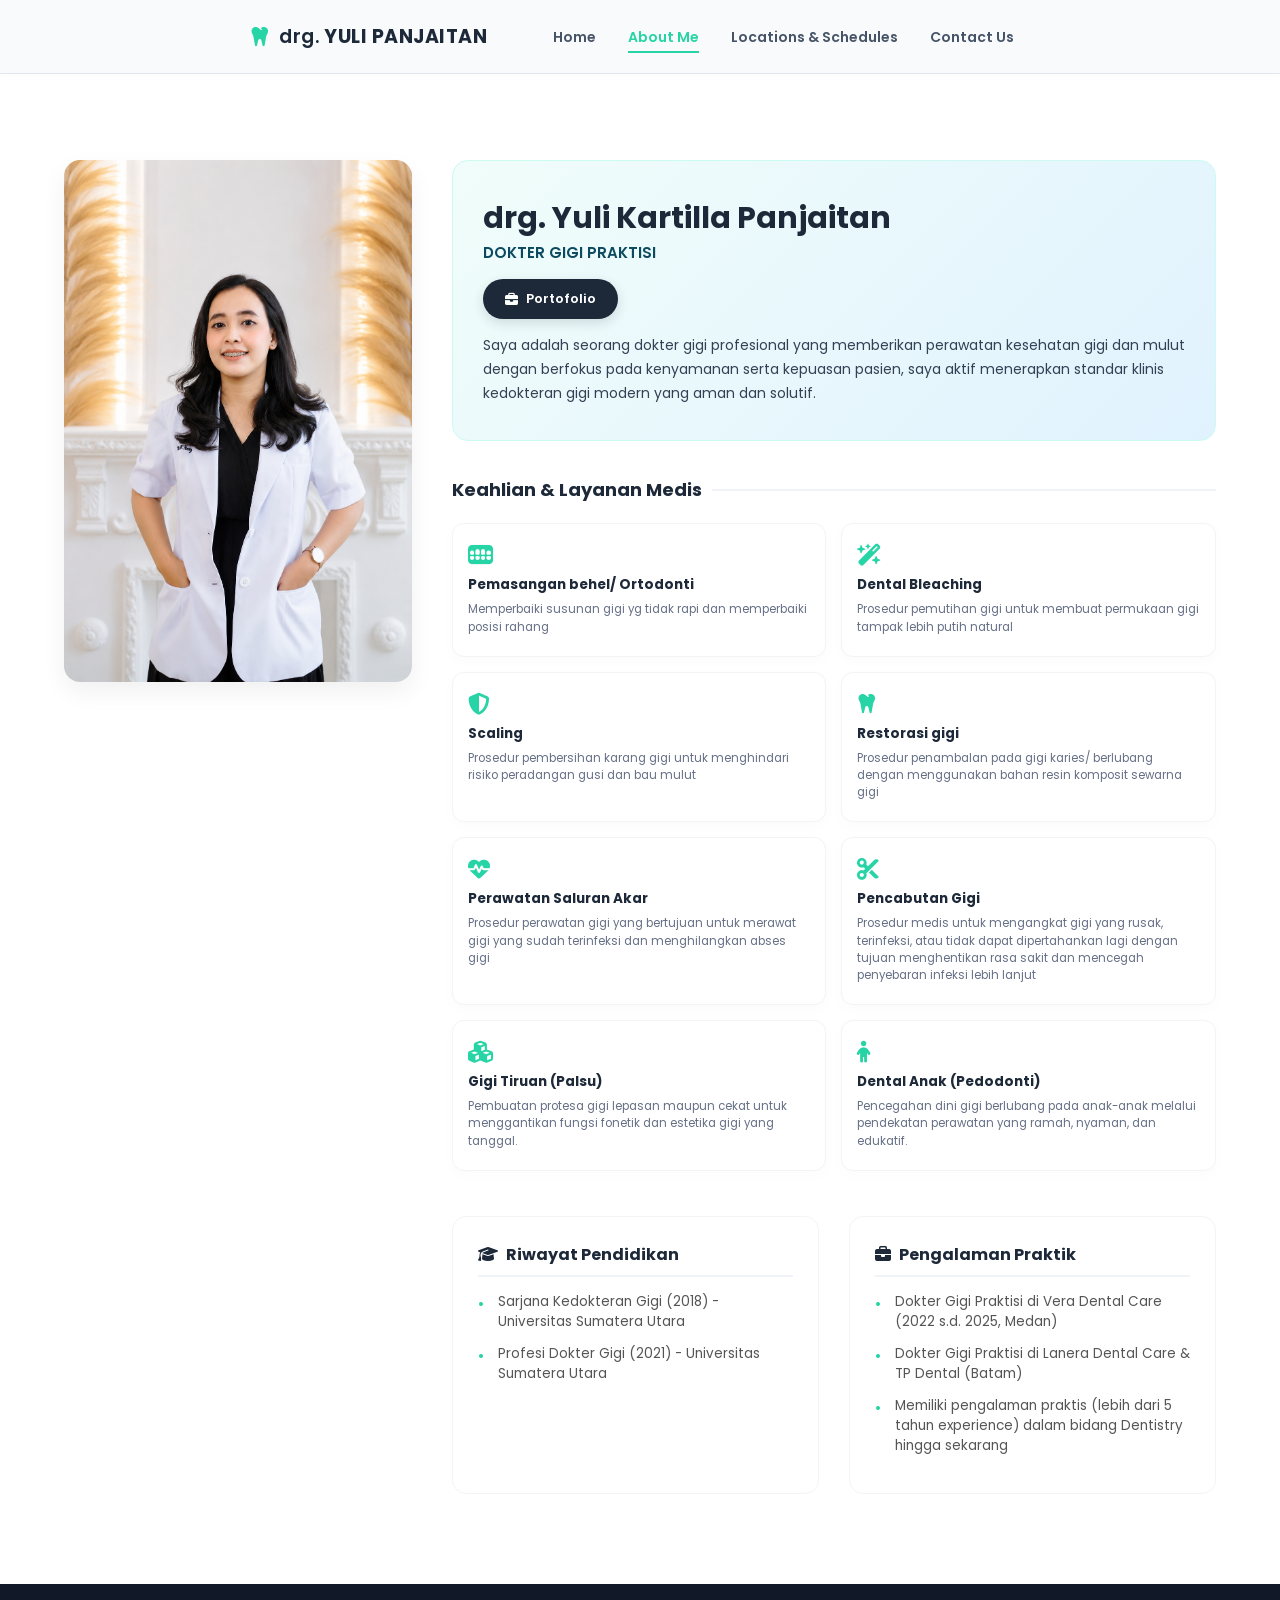
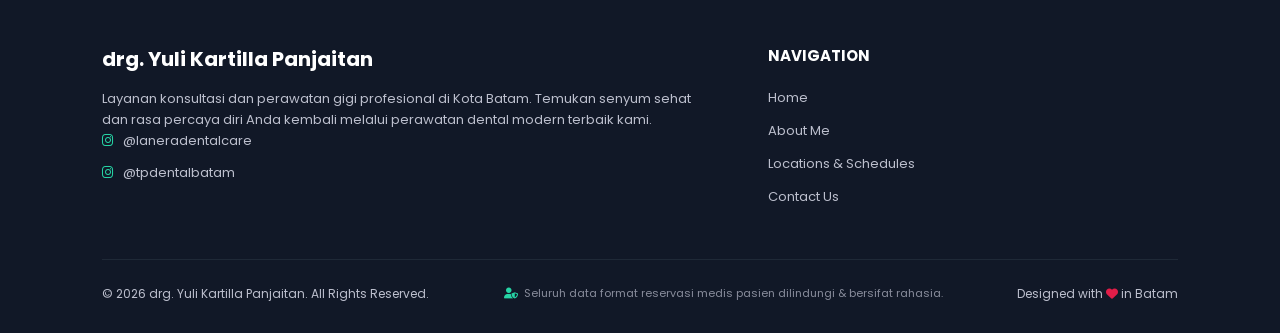
<file: about.html>
<!DOCTYPE html>
<html lang="en">
<head>
    <meta charset="UTF-8">
    <meta name="viewport" content="width=device-width, initial-scale=1.0">
    <title>About Me - drg. Yuli Kartilla Panjaitan</title>
    
    <!-- SEO Meta Tags -->
    <meta name="description" content="Profil profesional dan riwayat akademis klinis drg. Yuli Kartilla Panjaitan, praktisi kedokteran gigi modern di Kota Batam.">
    <meta property="og:title" content="About Me - drg. Yuli Kartilla Panjaitan">
    <meta property="og:description" content="Kenali lebih dekat profil, keahlian dental medis, serta riwayat pengalaman dari drg. Yuli Kartilla Panjaitan.">
    <meta property="og:type" content="website">

    <!-- FAVICON: Data URI SVG Gigi Hijau Mint -->
    <link rel="icon" type="image/xml+svg" href="data:image/svg+xml,%3Csvg xmlns='http://www.w3.org/2000/svg' viewBox='0 0 512 512'%3E%3Cpath fill='%2326d4a5' d='M416 112c-35.3 0-64 28.7-64 64v51.2c0 23.4-12.2 44.9-32.3 56.8L272 312.6l-47.7-28.6c-20.1-12-32.3-33.5-32.3-56.8V176c0-35.3-28.7-64-64-64S64 140.7 64 176c0 86.8 52.3 162.7 128 193.3V432c0 17.7 14.3 32 32 32h64c17.7 0 32-14.3 32-32V369.3c75.7-30.6 128-106.5 128-193.3c0-35.3-28.7-64-64-64z'/%3E%3C/svg%3E">
    <link rel="stylesheet" href="https://cdnjs.cloudflare.com/ajax/libs/font-awesome/6.4.0/css/all.min.css">
    <link href="https://fonts.googleapis.com/css2?family=Poppins:wght@300;400;600;700&display=swap" rel="stylesheet">
    
    <style>
        * { margin: 0; padding: 0; box-sizing: border-box; font-family: 'Poppins', sans-serif; scroll-behavior: smooth; }
        
        body { 
            background-color: #ffffff; 
            color: #333; 
            overflow-x: hidden; 
            opacity: 0; 
            transition: opacity 0.4s ease-in-out; 
        }
        
        header { display: flex; justify-content: center; align-items: center; gap: 50px; padding: 22px 5%; background: #f8fafc; position: fixed; width: 100%; z-index: 1000; top: 0; left: 0; border-bottom: 1px solid #e2e8f0; box-shadow: 0 2px 10px rgba(0, 0, 0, 0.02); transition: all 0.4s cubic-bezier(0.16, 1, 0.3, 1); }
        header.scrolled { padding: 14px 5%; background: #f1f5f9; box-shadow: 0 4px 20px rgba(0, 0, 0, 0.06); gap: 40px; }
        
        .logo { display: flex; align-items: center; font-weight: 700; font-size: 19px; color: #1d2939; letter-spacing: 0.5px; text-decoration: none; cursor: pointer; flex-shrink: 0; transition: transform 0.3s ease; }
        .logo span.small-title { text-transform: lowercase; font-weight: 600; }
        .logo span.main-title { text-transform: uppercase; margin-left: 4px; }
        .logo i { color: #26d4a5; margin-right: 10px; font-size: 22px; transition: transform 0.4s ease; }
        .logo:hover { transform: scale(1.02); }
        .logo:hover i { transform: rotate(20deg) scale(1.1); color: #1fc094; }
        
        nav { display: flex; align-items: center; }
        nav ul { display: flex; list-style: none; align-items: center; }
        nav ul li { margin: 0 16px; }
        nav ul li a { text-decoration: none; color: #475467; font-size: 14px; font-weight: 600; position: relative; padding: 6px 0; transition: color 0.3s ease; white-space: nowrap; }
        nav ul li a::after { content: ''; position: absolute; width: 100%; transform: scaleX(0); height: 2px; bottom: 0; left: 0; background-color: #26d4a5; transform-origin: bottom right; transition: transform 0.3s cubic-bezier(0.16, 1, 0.3, 1); }
        nav ul li a:hover { color: #26d4a5; }
        nav ul li a:hover::after, nav ul li a.active::after { transform: scaleX(1); transform-origin: bottom left; }
        nav ul li a.active { color: #26d4a5; }
        .menu-toggle { display: none; font-size: 24px; cursor: pointer; }

        /* STRUKTUR SEMULA: Grid 2 Kolom Kiri & Kanan Berdampingan di Desktop */
        .about-section { padding: 160px 5% 90px 5%; background-color: #ffffff; display: grid; grid-template-columns: 1fr 2.2fr; gap: 40px; align-items: start; }
        .about-img-box { position: relative; border-radius: 16px; overflow: hidden; box-shadow: 0 10px 25px rgba(0, 0, 0, 0.06); position: sticky; top: 120px; transition: transform 0.4s ease; }
        .about-img-box img { width: 100%; height: auto; display: block; object-fit: cover; transition: transform 0.5s ease; }
        .about-img-box:hover { transform: translateY(-6px); box-shadow: 0 20px 40px rgba(38, 212, 165, 0.15); }
        .about-img-box:hover img { transform: scale(1.03); }

        .profile-highlight-card { background: linear-gradient(135deg, #f0fdfa 0%, #e0f2fe 100%); padding: 35px 30px; border-radius: 16px; border: 1px solid #ccfbf1; margin-bottom: 35px; transition: transform 0.4s ease; }
        .profile-highlight-card:hover { transform: translateY(-4px); border-color: #99f6e4; }
        .about-details h2 { font-size: 30px; color: #1d2939; font-weight: 700; }
        .about-details .subtitle { font-size: 15px; color: #0c4a60; font-weight: 600; text-transform: uppercase; margin-bottom: 15px; }
        
        .btn-portfolio { display: inline-flex; align-items: center; gap: 8px; background-color: #1d2939; color: white; padding: 10px 22px; border-radius: 30px; text-decoration: none; font-weight: 600; font-size: 13px; box-shadow: 0 4px 12px rgba(29, 41, 57, 0.15); transition: all 0.3s; }
        .btn-portfolio:hover { background-color: #111827; transform: translateY(-2px); box-shadow: 0 6px 15px rgba(29, 41, 57, 0.3); }

        .skills-title-main { font-size: 18px; color: #1d2939; font-weight: 700; margin-bottom: 20px; display: flex; align-items: center; gap: 10px; margin-top: 10px; }
        .skills-title-main::after { content: ""; flex-grow: 1; height: 2px; background-color: #f0f4f8; }
        
        /* UKURAN DISESUAIKAN: Tetap Presisi 4 Kolom di Samping Foto Dokter */
        .skills-grid-layout { 
            display: grid; 
            grid-template-columns: repeat(4, 1fr); 
            gap: 15px; 
            margin-bottom: 45px; 
        }
        
        .skill-card-box { background: #ffffff; padding: 20px 15px; border-radius: 12px; box-shadow: 0 4px 15px rgba(0,0,0,0.02); border: 1px solid #f2f4f7; transition: all 0.3s; display: flex; flex-direction: column; justify-content: flex-start; }
        .skill-card-box:hover { transform: translateY(-3px); border-color: #26d4a5; box-shadow: 0 8px 25px rgba(0,0,0,0.06); }
        .skill-card-icon { font-size: 22px; color: #26d4a5; margin-bottom: 10px; display: inline-block; }
        .skill-card-box h4 { font-size: 13.5px; color: #1d2939; font-weight: 700; margin-bottom: 6px; line-height: 1.4; }
        .skill-card-box p { font-size: 11.5px; color: #667085; line-height: 1.5; }

        .history-grid { display: grid; grid-template-columns: 1fr 1fr; gap: 30px; }
        .history-block { background: #ffffff; padding: 25px; border-radius: 14px; border: 1px solid #f2f4f7; transition: all 0.4s ease; }
        .history-block:hover { transform: translateY(-5px); border-color: #26d4a5; }
        .history-block h3 { font-size: 16px; color: #1d2939; margin-bottom: 15px; display: flex; align-items: center; gap: 8px; font-weight: 700; border-bottom: 2px solid #f0f4f8; padding-bottom: 8px; }
        .history-list { list-style: none; }
        .history-item { position: relative; padding-left: 20px; margin-bottom: 12px; font-size: 13.5px; color: #555; }
        .history-item::before { content: "•"; color: #26d4a5; font-size: 18px; position: absolute; left: 0; top: -2px; }

        footer { background-color: #111827; color: #bcbfcd; padding: 60px 8% 30px 8%; font-size: 14px; }
        .footer-container { display: grid; grid-template-columns: 1.5fr 1fr; gap: 50px; margin-bottom: 40px; }
        .footer-brand h3 { color: white; font-size: 20px; margin-bottom: 15px; font-weight: 700; }
        .footer-brand p { line-height: 1.6; font-size: 13px; }
        .footer-socials-link a { color: #bcbfcd; text-decoration: none; display: flex; align-items: center; gap: 10px; margin-bottom: 12px; transition: color 0.3s; font-size: 13px; }
        .footer-socials-link a:hover { color: #26d4a5; }
        .footer-links h4 { color: white; font-size: 15px; font-weight: 700; margin-bottom: 20px; text-transform: uppercase; }
        .footer-links ul { list-style: none; }
        .footer-links ul li { margin-bottom: 12px; }
        .footer-links ul li a { color: #bcbfcd; text-decoration: none; font-size: 13px; transition: color 0.3s; }
        .footer-links ul li a:hover { color: #26d4a5; }
        
        .footer-bottom { border-top: 1px solid #1f2937; padding-top: 25px; display: flex; justify-content: space-between; align-items: center; flex-wrap: wrap; gap: 15px; font-size: 12px; }
        .footer-bottom .privacy-note { color: #888c9b; font-size: 11px; display: flex; align-items: center; gap: 6px; }

        /* Media Queries Responsif */
        @media (max-width: 1400px) {
            .skills-grid-layout { grid-template-columns: repeat(2, 1fr); } /* Menjadi 2x4 di layar medium desktop */
        }

        @media (max-width: 992px) {
            header { justify-content: space-between; padding: 16px 5%; background: #f8fafc !important; }
            .menu-toggle { display: block; color: #111; }
            nav ul { display: none; flex-direction: column; position: absolute; top: 100%; left: 0; width: 100%; background: #f8fafc; padding: 20px; }
            nav ul.active { display: flex; }
            .about-section { grid-template-columns: 1fr; padding: 130px 5% 40px 5%; }
            .about-img-box { position: relative; top: 0; }
            .skills-grid-layout { grid-template-columns: 1fr; } /* Menjadi 1 kolom di HP */
            .history-grid { grid-template-columns: 1fr; }
            .footer-container { grid-template-columns: 1fr; gap: 30px; }
            .footer-bottom { flex-direction: column; text-align: center; gap: 10px; }
        }
    </style>
</head>
<body>

    <!-- Header -->
    <header>
        <a href="about.html" class="logo">
            <i class="fa-solid fa-tooth"></i>
            <span class="small-title">drg.</span>
            <span class="main-title">YULI PANJAITAN</span>
        </a>
        <nav>
            <div class="menu-toggle" id="mobile-menu"><i class="fa-solid fa-bars"></i></div>
            <ul id="nav-list">
                <li><a href="index.html">Home</a></li>
                <li><a href="about.html" class="active">About Me</a></li>
                <li><a href="index.html#locations">Locations & Schedules</a></li>
                <li><a href="index.html#contact">Contact Us</a></li>
            </ul>
        </nav>
    </header>

    <!-- SECTION: Tentang Dokter -->
    <section class="about-section">
        
        <!-- Kolom Kiri: Foto Dokter (Sticky di Desktop) -->
        <div class="about-img-box">
            <img src="drg-yuli.jpg" alt="Foto drg. Yuli Kartilla Panjaitan" onerror="this.src='https://via.placeholder.com/400x500?text=Foto+drg.+Yuli'">
        </div>
        
        <!-- Kolom Kanan: Seluruh Isi Profil & Grid Keahlian -->
        <div class="about-details">
            <div class="profile-highlight-card">
                <h2>drg. Yuli Kartilla Panjaitan</h2>
                <div class="subtitle">Dokter Gigi Praktisi</div>
                
                <a href="https://www.instagram.com/drg.yulipanjaitan/" target="_blank" class="btn-portfolio">
                    <i class="fa-solid fa-briefcase"></i> Portofolio
                </a>
                
                <p class="desc" style="margin-top: 15px; line-height: 1.7; font-size: 14px; color: #344054;">Saya adalah seorang dokter gigi profesional yang memberikan perawatan kesehatan gigi dan mulut dengan berfokus pada kenyamanan serta kepuasan pasien, saya aktif menerapkan standar klinis kedokteran gigi modern yang aman dan solutif.</p>
            </div>
            
            <!-- Grid Keahlian & Layanan Medis (Pas 4 Atas & 4 Bawah) -->
            <div class="skills-title-main">Keahlian & Layanan Medis</div>
            <div class="skills-grid-layout">
                
                <!-- BARIS ATAS - KARTU 1 -->
                <div class="skill-card-box">
                    <i class="fa-solid fa-teeth skill-card-icon"></i>
                    <h4>Pemasangan behel/ Ortodonti</h4>
                    <p>Memperbaiki susunan gigi yg tidak rapi dan memperbaiki posisi rahang</p>
                </div>
                
                <!-- BARIS ATAS - KARTU 2 -->
                <div class="skill-card-box">
                    <i class="fa-solid fa-wand-magic-sparkles skill-card-icon"></i>
                    <h4>Dental Bleaching</h4>
                    <p>Prosedur pemutihan gigi untuk membuat permukaan gigi tampak lebih putih natural</p>
                </div>
                
                <!-- BARIS ATAS - KARTU 3 -->
                <div class="skill-card-box">
                    <i class="fa-solid fa-shield-halved skill-card-icon"></i>
                    <h4>Scaling</h4>
                    <p>Prosedur pembersihan karang gigi untuk menghindari risiko peradangan gusi dan bau mulut</p>
                </div>
                
                <!-- BARIS ATAS - KARTU 4 -->
                <div class="skill-card-box">
                    <i class="fa-solid fa-tooth skill-card-icon"></i>
                    <h4>Restorasi gigi</h4>
                    <p>Prosedur penambalan pada gigi karies/ berlubang dengan menggunakan bahan resin komposit sewarna gigi</p>
                </div>
                
                <!-- BARIS BAWAH - KARTU 5 -->
                <div class="skill-card-box">
                    <i class="fa-solid fa-heart-pulse skill-card-icon"></i>
                    <h4>Perawatan Saluran Akar</h4>
                    <p>Prosedur perawatan gigi yang bertujuan untuk merawat gigi yang sudah terinfeksi dan menghilangkan abses gigi</p>
                </div>
                
                <!-- BARIS BAWAH - KARTU 6 -->
                <div class="skill-card-box">
                    <i class="fa-solid fa-scissors skill-card-icon"></i>
                    <h4>Pencabutan Gigi</h4>
                    <p>Prosedur medis untuk mengangkat gigi yang rusak, terinfeksi, atau tidak dapat dipertahankan lagi dengan tujuan menghentikan rasa sakit dan mencegah penyebaran infeksi lebih lanjut</p>
                </div>
                
                <!-- BARIS BAWAH - KARTU 7 -->
                <div class="skill-card-box">
                    <i class="fa-solid fa-cubes skill-card-icon"></i>
                    <h4>Gigi Tiruan (Palsu)</h4>
                    <p>Pembuatan protesa gigi lepasan maupun cekat untuk menggantikan fungsi fonetik dan estetika gigi yang tanggal.</p>
                </div>
                
                <!-- BARIS BAWAH - KARTU 8 -->
                <div class="skill-card-box">
                    <i class="fa-solid fa-child skill-card-icon"></i>
                    <h4>Dental Anak (Pedodonti)</h4>
                    <p>Pencegahan dini gigi berlubang pada anak-anak melalui pendekatan perawatan yang ramah, nyaman, dan edukatif.</p>
                </div>
            </div>
            
            <!-- Riwayat Akademis & Praktik -->
            <div class="history-grid">
                <div class="history-block">
                    <h3><i class="fa-solid fa-graduation-cap"></i> Riwayat Pendidikan</h3>
                    <ul class="history-list">
                        <li class="history-item">Sarjana Kedokteran Gigi (2018) - Universitas Sumatera Utara</li>
                        <li class="history-item">Profesi Dokter Gigi (2021) - Universitas Sumatera Utara</li>
                    </ul>
                </div>
                <div class="history-block">
                    <h3><i class="fa-solid fa-briefcase"></i> Pengalaman Praktik</h3>
                    <ul class="history-list">
                        <li class="history-item">Dokter Gigi Praktisi di Vera Dental Care (2022 s.d. 2025, Medan)</li>
                        <li class="history-item">Dokter Gigi Praktisi di Lanera Dental Care & TP Dental (Batam)</li>
                        <li class="history-item">Memiliki pengalaman praktis (lebih dari 5 tahun experience) dalam bidang Dentistry hingga sekarang</li>
                    </ul>
                </div>
            </div>
        </div>
    </section>

    <!-- FOOTER -->
    <footer>
        <div class="footer-container">
            <div class="footer-brand">
                <h3>drg. Yuli Kartilla Panjaitan</h3>
                <p>Layanan konsultasi dan perawatan gigi profesional di Kota Batam. Temukan senyum sehat dan rasa percaya diri Anda kembali melalui perawatan dental modern terbaik kami.</p>
                <div class="footer-socials-link">
                    <a href="https://www.instagram.com/laneradentalcare/?hl=id" target="_blank"><i class="fa-brands fa-instagram" style="color: #26d4a5;"></i> @laneradentalcare</a>
                    <a href="https://www.instagram.com/tpdentalbatam/" target="_blank"><i class="fa-brands fa-instagram" style="color: #26d4a5;"></i> @tpdentalbatam</a>
                </div>
            </div>
            <div class="footer-links">
                <h4>Navigation</h4>
                <ul>
                    <li><a href="index.html">Home</a></li>
                    <li><a href="about.html">About Me</a></li>
                    <li><a href="index.html#locations">Locations & Schedules</a></li>
                    <li><a href="index.html#contact">Contact Us</a></li>
                </ul>
            </div>
        </div>
        <div class="footer-bottom">
            <p>&copy; 2026 drg. Yuli Kartilla Panjaitan. All Rights Reserved.</p>
            <p class="privacy-note"><i class="fa-solid fa-user-shield" style="color: #26d4a5;"></i> Seluruh data format reservasi medis pasien dilindungi & bersifat rahasia.</p>
            <p>Designed with <i class="fa-solid fa-heart" style="color: #e11d48;"></i> in Batam</p>
        </div>
    </footer>

    <!-- INTERACTIVE JAVASCRIPT CODES -->
    <script>
        document.addEventListener('DOMContentLoaded', () => {
            document.body.style.opacity = '1';
        });

        document.querySelectorAll('a').forEach(link => {
            link.addEventListener('click', function(e) {
                const href = this.getAttribute('href');
                if (href && !href.startsWith('#') && this.getAttribute('target') !== '_blank') {
                    e.preventDefault();
                    document.body.style.opacity = '0';
                    setTimeout(() => {
                        window.location.href = href;
                    }, 400);
                }
            });
        });

        const header = document.querySelector('header');
        window.addEventListener('scroll', () => {
            if ((window.scrollY || window.pageYOffset) > 30) { header.classList.add('scrolled'); }
            else { header.classList.remove('scrolled'); }
        });

        const mobileMenu = document.getElementById('mobile-menu');
        mobileMenu.addEventListener('click', () => {
            document.getElementById('nav-list').classList.toggle('active');
        });
    </script>
</body>
</html>
</file>
